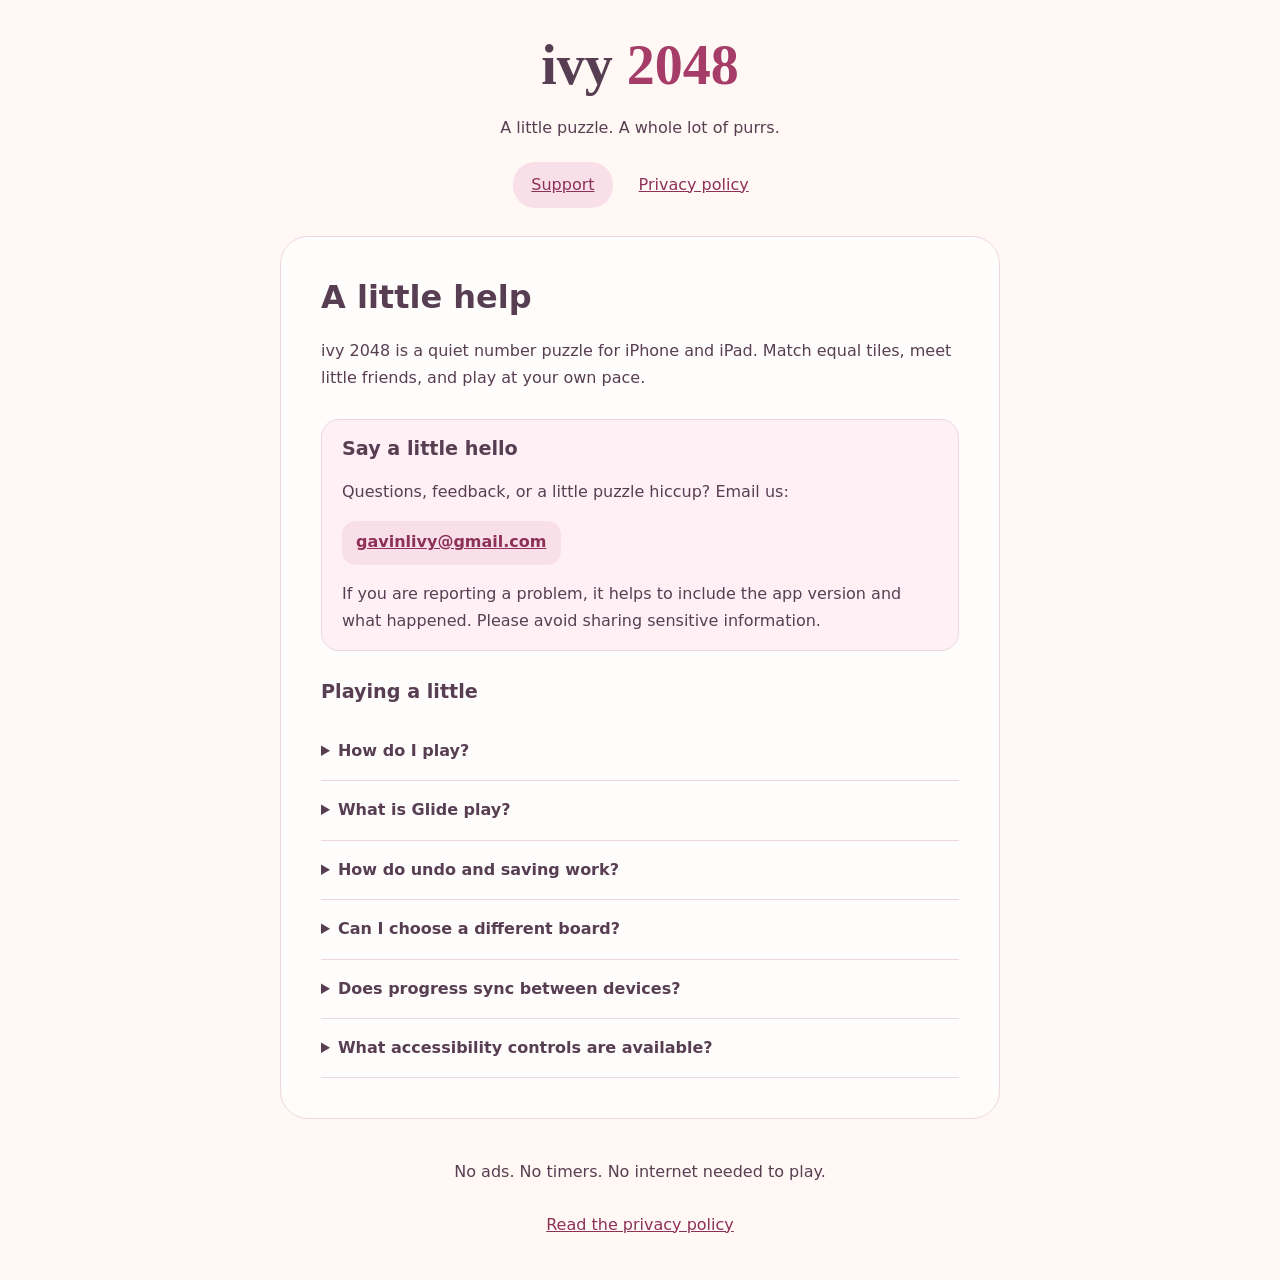
<file: index.html>
<!doctype html>
<html lang="en">
<head>
  <meta charset="utf-8">
  <meta name="viewport" content="width=device-width, initial-scale=1">
  <meta name="description" content="A little help with ivy 2048, the quiet, offline number puzzle for iPhone and iPad.">
  <title>Support | ivy 2048</title>
  <link rel="stylesheet" href="styles.css">
</head>
<body>
  <header>
    <p class="brand">ivy <span>2048</span></p>
    <p>A little puzzle. A whole lot of purrs.</p>
    <nav aria-label="Main navigation">
      <a href="index.html" aria-current="page">Support</a>
      <a href="privacy.html">Privacy policy</a>
    </nav>
  </header>
  <main>
    <h1>A little help</h1>
    <p>ivy 2048 is a quiet number puzzle for iPhone and iPad. Match equal tiles, meet little friends, and play at your own pace.</p>

    <section class="contact" aria-labelledby="contact-heading">
      <h2 id="contact-heading">Say a little hello</h2>
      <p>Questions, feedback, or a little puzzle hiccup? Email us:</p>
      <p><a class="contact-email" href="mailto:gavinlivy@gmail.com">gavinlivy@gmail.com</a></p>
      <p>If you are reporting a problem, it helps to include the app version and what happened. Please avoid sharing sensitive information.</p>
    </section>

    <section aria-labelledby="playing-heading">
      <h2 id="playing-heading">Playing a little</h2>
      <details>
        <summary>How do I play?</summary>
        <p>Swipe on the board to slide the tiles. Two equal numbers merge once per move. A new 2 or 4 appears only when the board changes. Reach 2048, then keep playing to meet more friends.</p>
      </details>
      <details>
        <summary>What is Glide play?</summary>
        <p>Open Your little corner using the settings button, then choose Glide play under Move your way. Keep your finger down and make deliberate strokes, pausing or turning between moves. A long straight stroke or holding still does not repeat moves.</p>
      </details>
      <details>
        <summary>How do undo and saving work?</summary>
        <p>Undo restores one previous move, including the tile that appeared. Autosave remembers your current game. Save game creates a separate, single bookmark; Load game restores it. Changing board sizes or starting a new game does not overwrite that bookmark.</p>
      </details>
      <details>
        <summary>Can I choose a different board?</summary>
        <p>Your little corner offers 3 by 3, 4 by 4, and 5 by 5 boards. Changing size starts a new board, with confirmation if you have already made moves. Each size keeps its own best score.</p>
      </details>
      <details>
        <summary>Does progress sync between devices?</summary>
        <p>There is no in-app account or cross-device sync. Games and preferences stay on your device and may be included in device-managed backups. Deleting the app removes its local progress, so do not delete it as a troubleshooting step if you want to keep your game.</p>
      </details>
      <details>
        <summary>What accessibility controls are available?</summary>
        <p>The board has VoiceOver actions for moving up, down, left, and right. Connected keyboards can use arrow keys. Animations respect Reduce Motion, and you can turn haptics off in Your little corner.</p>
      </details>
    </section>
  </main>
  <footer>
    <p>No ads. No timers. No internet needed to play.</p>
    <a href="privacy.html">Read the privacy policy</a>
  </footer>
</body>
</html>
</file>
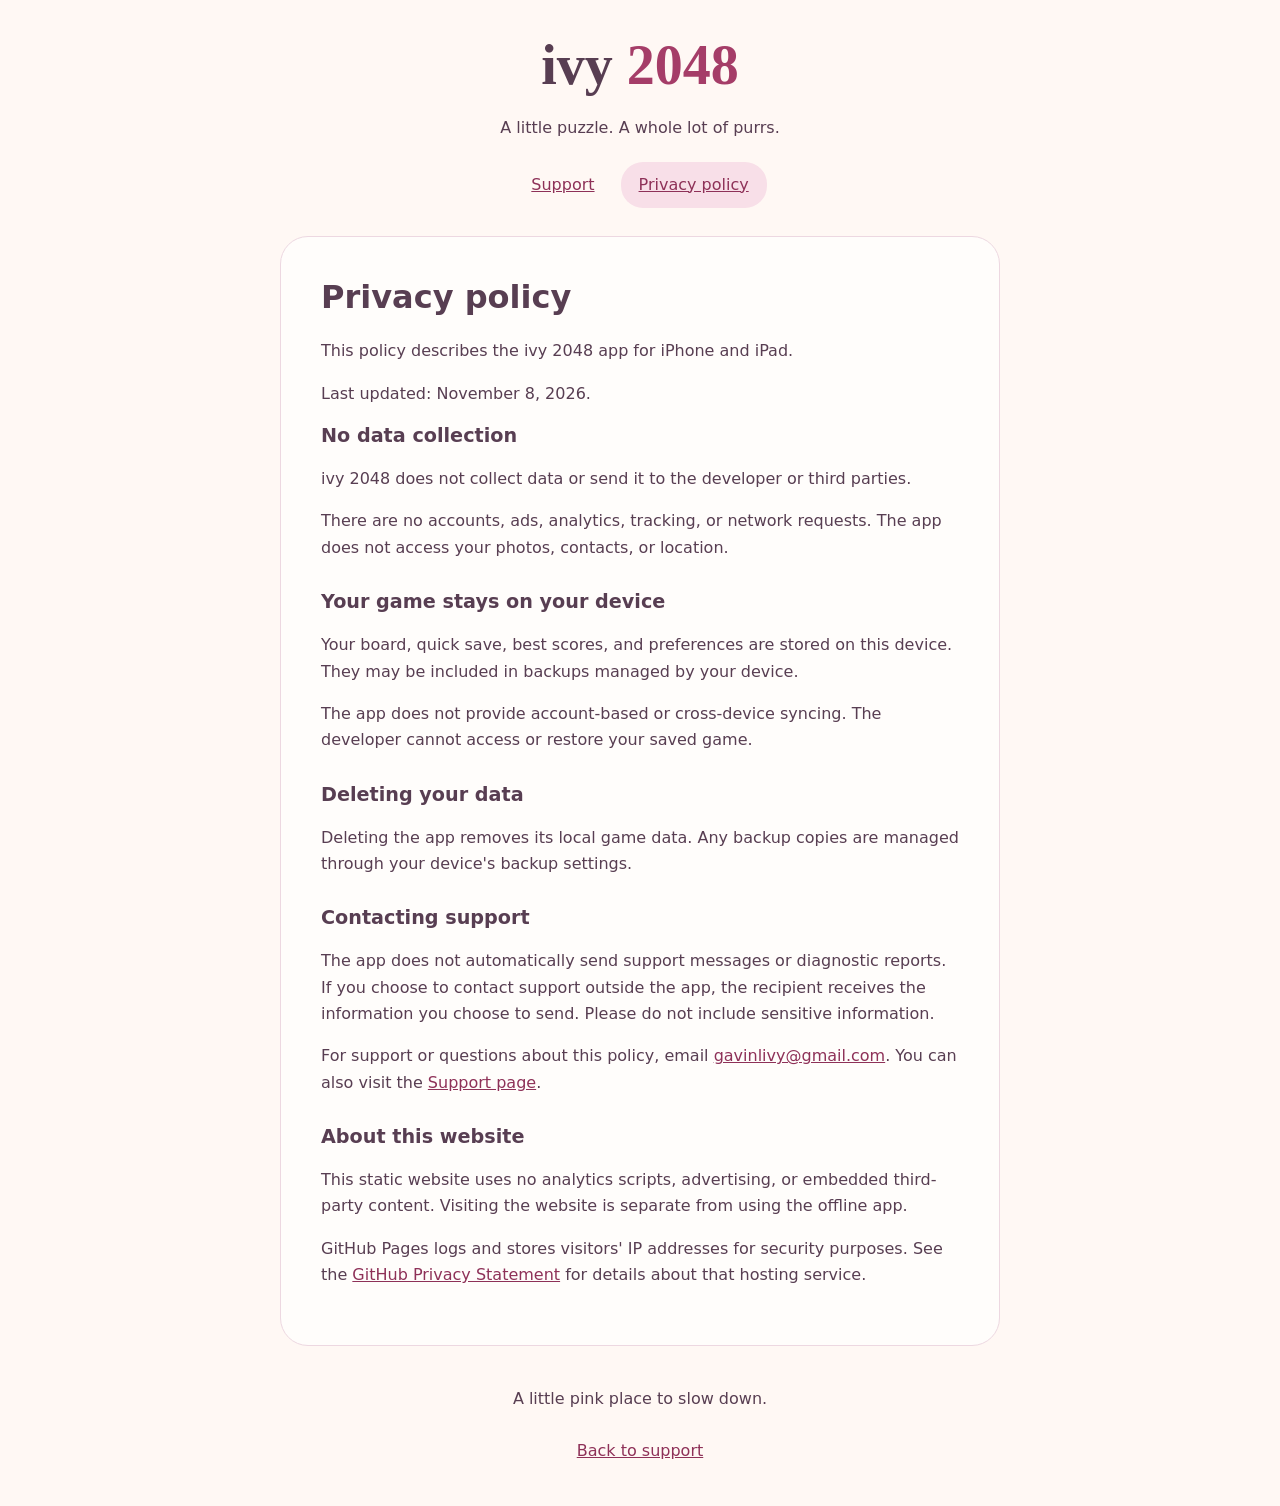
<file: privacy.html>
<!doctype html>
<html lang="en">
<head>
  <meta charset="utf-8">
  <meta name="viewport" content="width=device-width, initial-scale=1">
  <meta name="description" content="How ivy 2048 keeps your game on your device, without accounts, ads, analytics, or tracking.">
  <title>Privacy policy | ivy 2048</title>
  <link rel="stylesheet" href="styles.css">
</head>
<body>
  <header>
    <p class="brand">ivy <span>2048</span></p>
    <p>A little puzzle. A whole lot of purrs.</p>
    <nav aria-label="Main navigation">
      <a href="index.html">Support</a>
      <a href="privacy.html" aria-current="page">Privacy policy</a>
    </nav>
  </header>
  <main>
    <h1>Privacy policy</h1>
    <p>This policy describes the ivy 2048 app for iPhone and iPad.</p>
    <p>Last updated: <time datetime="2026-11-08">November 8, 2026</time>.</p>

    <section aria-labelledby="collection-heading">
      <h2 id="collection-heading">No data collection</h2>
      <p>ivy 2048 does not collect data or send it to the developer or third parties.</p>
      <p>There are no accounts, ads, analytics, tracking, or network requests. The app does not access your photos, contacts, or location.</p>
    </section>
    <section aria-labelledby="storage-heading">
      <h2 id="storage-heading">Your game stays on your device</h2>
      <p>Your board, quick save, best scores, and preferences are stored on this device. They may be included in backups managed by your device.</p>
      <p>The app does not provide account-based or cross-device syncing. The developer cannot access or restore your saved game.</p>
    </section>
    <section aria-labelledby="deletion-heading">
      <h2 id="deletion-heading">Deleting your data</h2>
      <p>Deleting the app removes its local game data. Any backup copies are managed through your device's backup settings.</p>
    </section>
    <section aria-labelledby="support-heading">
      <h2 id="support-heading">Contacting support</h2>
      <p>The app does not automatically send support messages or diagnostic reports. If you choose to contact support outside the app, the recipient receives the information you choose to send. Please do not include sensitive information.</p>
      <p>For support or questions about this policy, email <a href="mailto:gavinlivy@gmail.com">gavinlivy@gmail.com</a>. You can also visit the <a href="index.html#contact-heading">Support page</a>.</p>
    </section>
    <section aria-labelledby="website-heading">
      <h2 id="website-heading">About this website</h2>
      <p>This static website uses no analytics scripts, advertising, or embedded third-party content. Visiting the website is separate from using the offline app.</p>
      <p>GitHub Pages logs and stores visitors' IP addresses for security purposes. See the <a href="https://docs.github.com/en/site-policy/privacy-policies/github-general-privacy-statement">GitHub Privacy Statement</a> for details about that hosting service.</p>
    </section>
  </main>
  <footer>
    <p>A little pink place to slow down.</p>
    <a href="index.html">Back to support</a>
  </footer>
</body>
</html>
</file>
<file: styles.css>
:root {
  color-scheme: light;
  font-family: ui-rounded, "SF Pro Rounded", system-ui, sans-serif;
  color: #583e52;
  background: #fff8f4;
  line-height: 1.65;
}

* { box-sizing: border-box; }

body {
  margin: 0;
  padding: 32px 20px;
}

header, main, footer {
  width: 100%;
  max-width: 720px;
  margin: 0 auto;
}

header, footer { text-align: center; }

.brand {
  margin: 0;
  font-family: ui-serif, Georgia, serif;
  font-size: clamp(2.5rem, 8vw, 3.5rem);
  font-weight: 800;
  line-height: 1.2;
}

.brand span { color: #a53d68; }

nav {
  display: flex;
  flex-wrap: wrap;
  justify-content: center;
  gap: 8px;
  margin: 20px 0 28px;
}

a { color: #8e3158; }

nav a, footer a {
  display: inline-block;
  min-height: 44px;
  padding: 10px 18px;
  border-radius: 22px;
}

nav a[aria-current="page"] { background: #f8dfe8; }

a:focus-visible, summary:focus-visible {
  outline: 3px solid #8e3158;
  outline-offset: 4px;
}

main {
  padding: clamp(20px, 5vw, 40px);
  border: 1px solid #edd8e1;
  border-radius: 28px;
  background: #fffdfb;
}

h1 { margin-top: 0; line-height: 1.25; }
h2 { font-size: 1.2rem; line-height: 1.4; }
section + section { margin-top: 28px; }

.contact {
  margin: 28px 0;
  padding: 16px 20px;
  border: 1px solid #edd8e1;
  border-radius: 18px;
  background: #fff0f5;
}

.contact h2 { margin-top: 0; }
.contact p:last-child { margin-bottom: 0; }

.contact-email {
  display: inline-block;
  max-width: 100%;
  min-height: 44px;
  padding: 8px 14px;
  border-radius: 14px;
  background: #f8dfe8;
  font-weight: 650;
  overflow-wrap: anywhere;
}

details { border-bottom: 1px solid #edd8e1; }
summary { padding: 16px 0; cursor: pointer; font-weight: 650; }
details p { margin-top: 0; }
footer { padding-top: 24px; }
</file>
